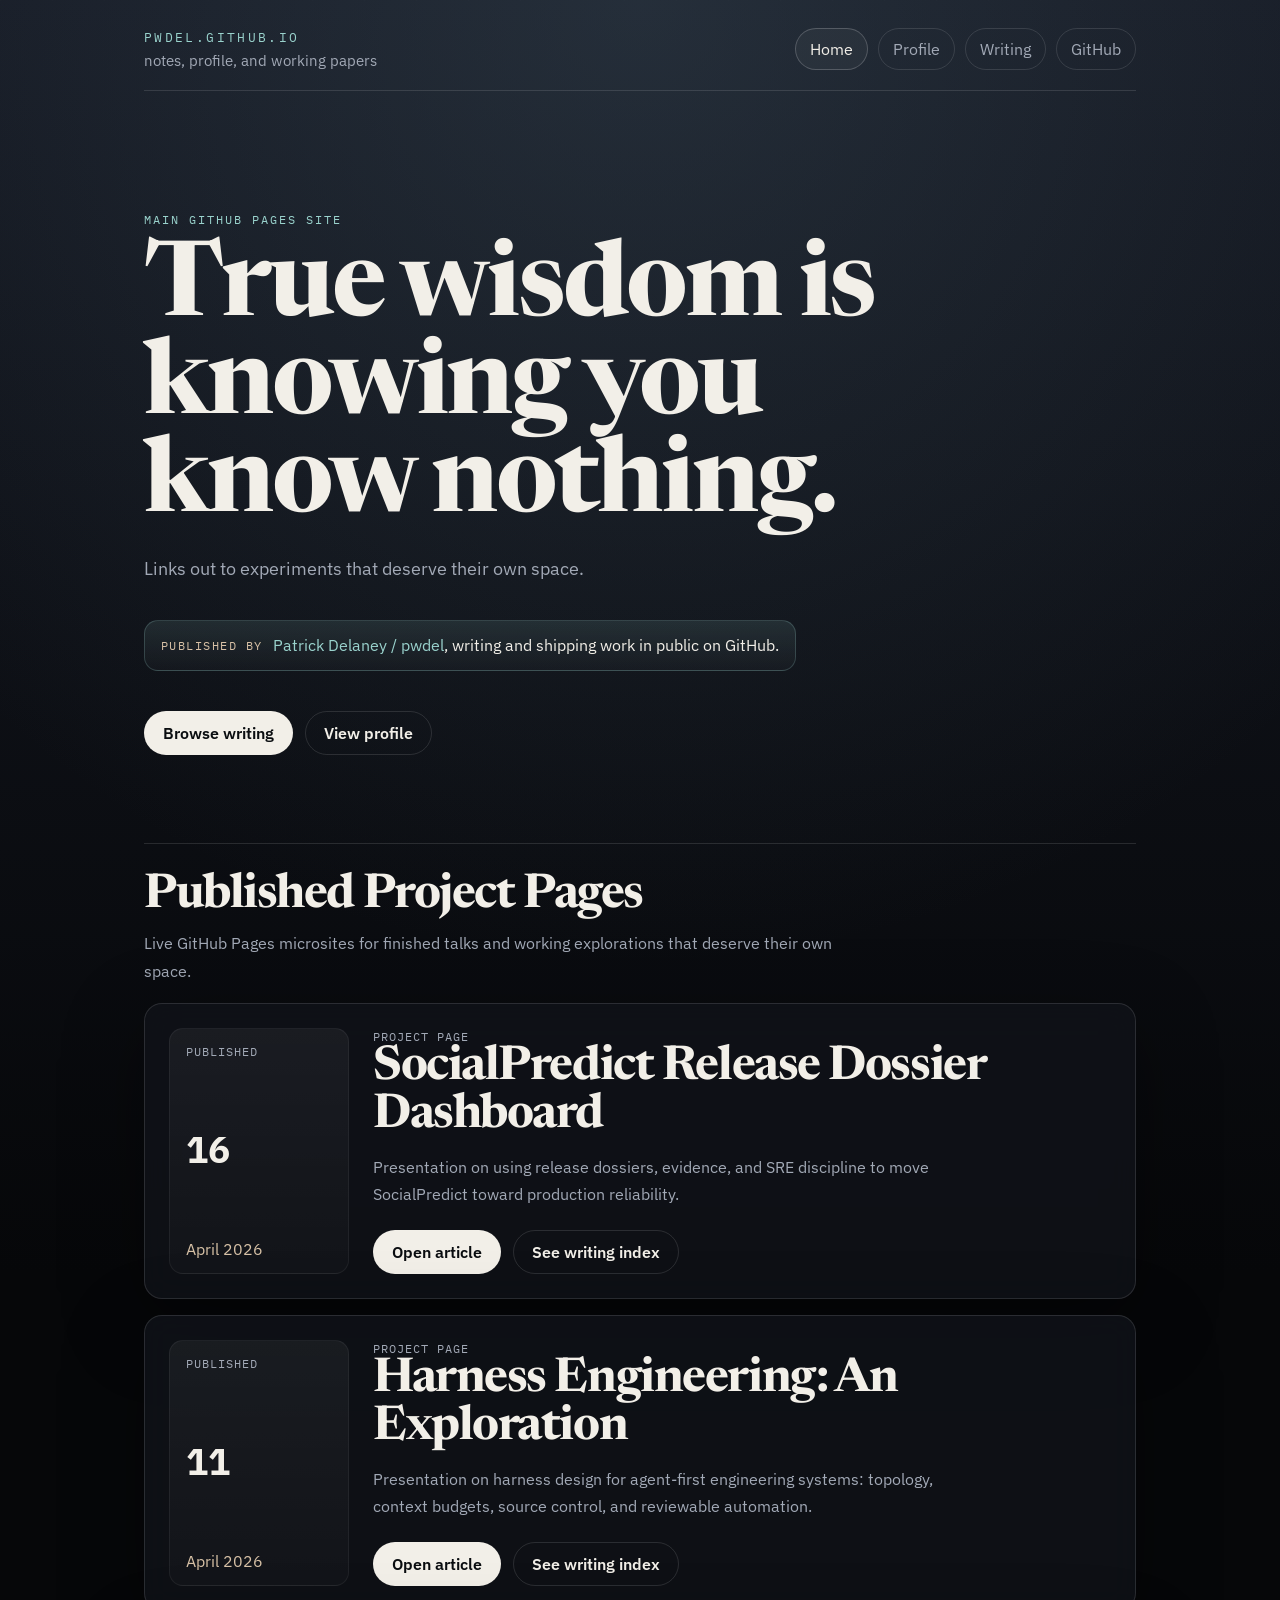
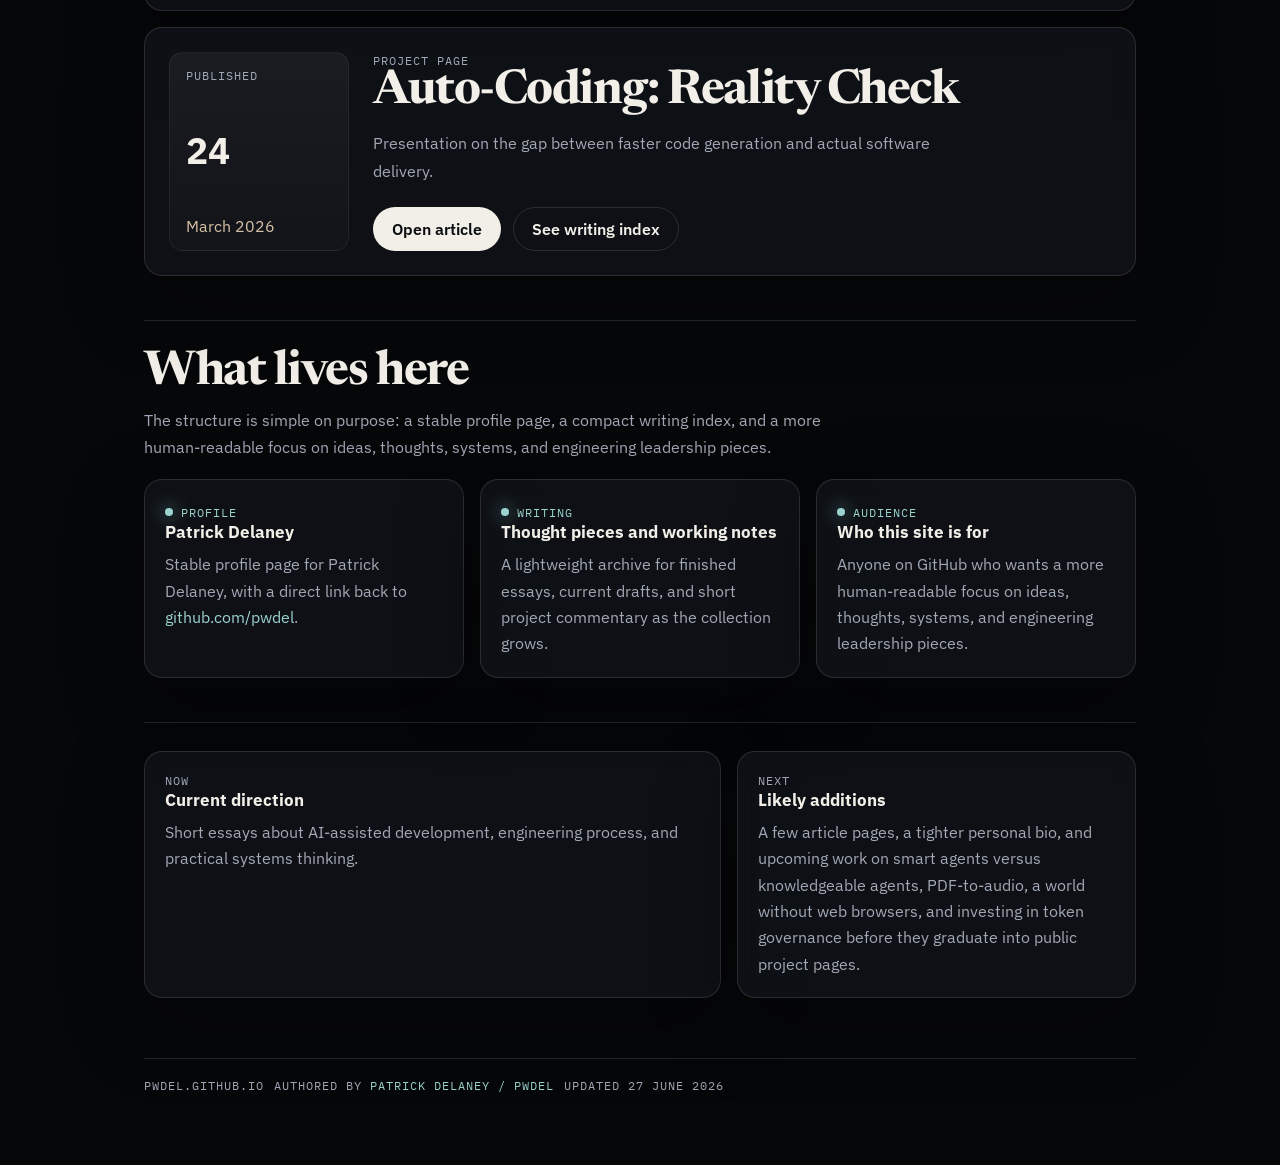
<file: index.html>
<!DOCTYPE html>
<html lang="en">
<head>
  <meta charset="UTF-8">
  <meta name="viewport" content="width=device-width, initial-scale=1.0">
  <meta name="description" content="pwdel: minimal notes on software, systems, and ideas in public.">
  <title>pwdel</title>
  <link rel="stylesheet" href="/assets/site.css">
</head>
<body>
  <div class="site-shell">
    <header class="site-header">
      <a class="brand" href="/">
        <span class="brand-mark">pwdel.github.io</span>
        <span class="brand-sub">notes, profile, and working papers</span>
      </a>
      <nav class="site-nav" aria-label="Primary">
        <a href="/" aria-current="page">Home</a>
        <a href="/profile/">Profile</a>
        <a href="/writing/">Writing</a>
        <a href="https://github.com/pwdel" rel="me">GitHub</a>
      </nav>
    </header>

    <main>
      <section class="hero">
        <p class="eyebrow">Main GitHub Pages Site</p>
        <h1>True wisdom is knowing you know nothing.</h1>
        <p class="hero-copy">
          Links out to experiments that deserve their own space.
        </p>
        <p class="hero-attribution">
          <span class="hero-attribution-label">Published by</span>
          <span><a class="text-link" href="https://github.com/pwdel" rel="me">Patrick Delaney / pwdel</a>, writing and shipping work in public on GitHub.</span>
        </p>
        <div class="hero-actions">
          <a class="button" href="/writing/">Browse writing</a>
          <a class="button ghost" href="/profile/">View profile</a>
        </div>
      </section>

      <section class="section">
        <div class="section-header">
          <h2 class="section-title">Published Project Pages</h2>
          <p class="section-copy">Live GitHub Pages microsites for finished talks and working explorations that deserve their own space.</p>
        </div>

        <div class="feature-list">
          <article class="feature-card">
            <div class="date-block">
              <span class="label">Published</span>
              <span class="day">16</span>
              <span class="month">April 2026</span>
            </div>
            <div>
              <div class="meta">Project page</div>
              <h3 class="feature-title">SocialPredict Release Dossier Dashboard</h3>
              <p class="feature-summary">
                Presentation on using release dossiers, evidence, and SRE discipline to move SocialPredict toward production reliability.
              </p>
              <div class="link-row">
                <a class="button" href="/socialpredict-release-dossier-dashboard/">Open article</a>
                <a class="button ghost" href="/writing/">See writing index</a>
              </div>
            </div>
          </article>

          <article class="feature-card">
            <div class="date-block">
              <span class="label">Published</span>
              <span class="day">11</span>
              <span class="month">April 2026</span>
            </div>
            <div>
              <div class="meta">Project page</div>
              <h3 class="feature-title">Harness Engineering: An Exploration</h3>
              <p class="feature-summary">
                Presentation on harness design for agent-first engineering systems: topology, context budgets, source control, and reviewable automation.
              </p>
              <div class="link-row">
                <a class="button" href="/harness-engineering-exploration/">Open article</a>
                <a class="button ghost" href="/writing/">See writing index</a>
              </div>
            </div>
          </article>

          <article class="feature-card">
            <div class="date-block">
              <span class="label">Published</span>
              <span class="day">24</span>
              <span class="month">March 2026</span>
            </div>
            <div>
              <div class="meta">Project page</div>
              <h3 class="feature-title">Auto-Coding: Reality Check</h3>
              <p class="feature-summary">
                Presentation on the gap between faster code generation and actual software delivery.
              </p>
              <div class="link-row">
                <a class="button" href="/auto-code-reality-check/">Open article</a>
                <a class="button ghost" href="/writing/">See writing index</a>
              </div>
            </div>
          </article>
        </div>
      </section>

      <section class="section">
        <div class="section-header">
          <h2 class="section-title">What lives here</h2>
          <p class="section-copy">The structure is simple on purpose: a stable profile page, a compact writing index, and a more human-readable focus on ideas, thoughts, systems, and engineering leadership pieces.</p>
        </div>
        <div class="card-grid">
          <article class="card">
            <div class="pill">Profile</div>
            <h3>Patrick Delaney</h3>
            <p>Stable profile page for Patrick Delaney, with a direct link back to <a class="text-link" href="https://github.com/pwdel">github.com/pwdel</a>.</p>
          </article>
          <article class="card">
            <div class="pill">Writing</div>
            <h3>Thought pieces and working notes</h3>
            <p>A lightweight archive for finished essays, current drafts, and short project commentary as the collection grows.</p>
          </article>
          <article class="card">
            <div class="pill">Audience</div>
            <h3>Who this site is for</h3>
            <p>Anyone on GitHub who wants a more human-readable focus on ideas, thoughts, systems, and engineering leadership pieces.</p>
          </article>
        </div>
      </section>

      <section class="section split">
        <article class="mini-card">
          <div class="meta">Now</div>
          <h3>Current direction</h3>
          <p>Short essays about AI-assisted development, engineering process, and practical systems thinking.</p>
        </article>
        <article class="mini-card">
          <div class="meta">Next</div>
          <h3>Likely additions</h3>
          <p>A few article pages, a tighter personal bio, and upcoming work on smart agents versus knowledgeable agents, PDF-to-audio, a world without web browsers, and investing in token governance before they graduate into public project pages.</p>
        </article>
      </section>
    </main>

    <footer class="footer">
      <div class="footer-note">
        <span>pwdel.github.io</span>
        <span>Authored by <a class="text-link" href="https://github.com/pwdel" rel="me">Patrick Delaney / pwdel</a></span>
        <span>Updated 27 June 2026</span>
      </div>
    </footer>
  </div>
</body>
</html>
</file>
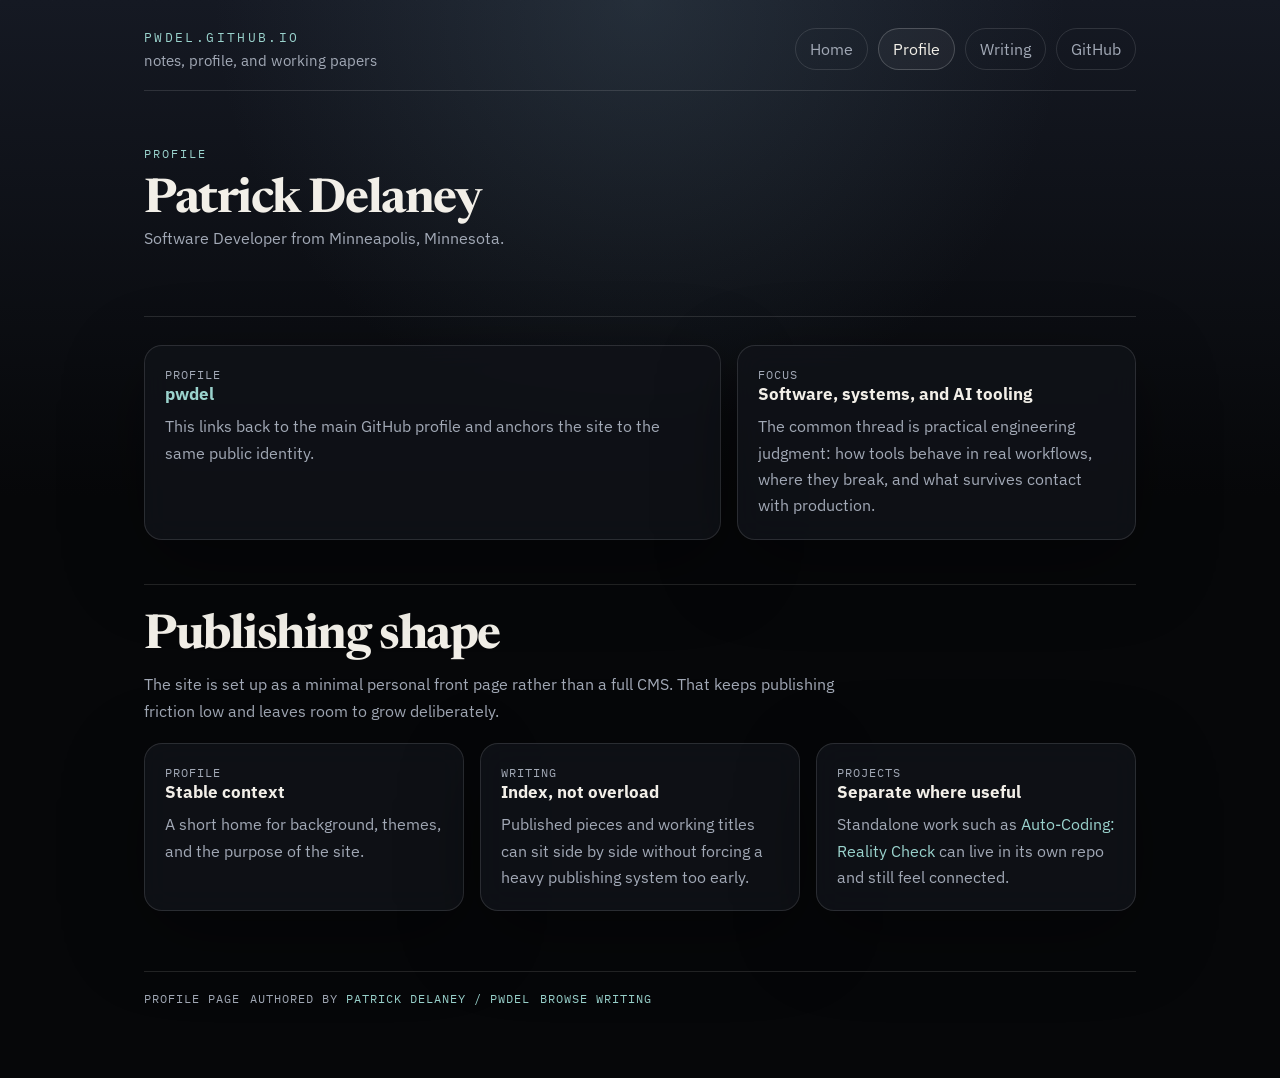
<file: profile/index.html>
<!DOCTYPE html>
<html lang="en">
<head>
  <meta charset="UTF-8">
  <meta name="viewport" content="width=device-width, initial-scale=1.0">
  <meta name="description" content="Profile page for pwdel.">
  <title>Profile / pwdel</title>
  <link rel="stylesheet" href="/assets/site.css">
</head>
<body>
  <div class="site-shell">
    <header class="site-header">
      <a class="brand" href="/">
        <span class="brand-mark">pwdel.github.io</span>
        <span class="brand-sub">notes, profile, and working papers</span>
      </a>
      <nav class="site-nav" aria-label="Primary">
        <a href="/">Home</a>
        <a href="/profile/" aria-current="page">Profile</a>
        <a href="/writing/">Writing</a>
        <a href="https://github.com/pwdel" rel="me">GitHub</a>
      </nav>
    </header>

    <main>
      <section class="page-hero">
        <p class="eyebrow">Profile</p>
        <h1 class="page-title">Patrick Delaney</h1>
        <p class="page-copy">Software Developer from Minneapolis, Minnesota.</p>
      </section>

      <section class="section split">
        <article class="mini-card">
          <div class="meta">Profile</div>
          <h3><a class="text-link" href="https://github.com/pwdel">pwdel</a></h3>
          <p>This links back to the main GitHub profile and anchors the site to the same public identity.</p>
        </article>
        <article class="mini-card">
          <div class="meta">Focus</div>
          <h3>Software, systems, and AI tooling</h3>
          <p>The common thread is practical engineering judgment: how tools behave in real workflows, where they break, and what survives contact with production.</p>
        </article>
      </section>

      <section class="section">
        <div class="section-header">
          <h2 class="section-title">Publishing shape</h2>
          <p class="section-copy">The site is set up as a minimal personal front page rather than a full CMS. That keeps publishing friction low and leaves room to grow deliberately.</p>
        </div>
        <div class="card-grid">
          <article class="card">
            <div class="meta">Profile</div>
            <h3>Stable context</h3>
            <p>A short home for background, themes, and the purpose of the site.</p>
          </article>
          <article class="card">
            <div class="meta">Writing</div>
            <h3>Index, not overload</h3>
            <p>Published pieces and working titles can sit side by side without forcing a heavy publishing system too early.</p>
          </article>
          <article class="card">
            <div class="meta">Projects</div>
            <h3>Separate where useful</h3>
            <p>Standalone work such as <a class="text-link" href="/auto-code-reality-check/">Auto-Coding: Reality Check</a> can live in its own repo and still feel connected.</p>
          </article>
        </div>
      </section>
    </main>

    <footer class="footer">
      <div class="footer-note">
        <span>Profile page</span>
        <span>Authored by <a class="text-link" href="https://github.com/pwdel" rel="me">Patrick Delaney / pwdel</a></span>
        <span><a class="text-link" href="/writing/">Browse writing</a></span>
      </div>
    </footer>
  </div>
</body>
</html>
</file>
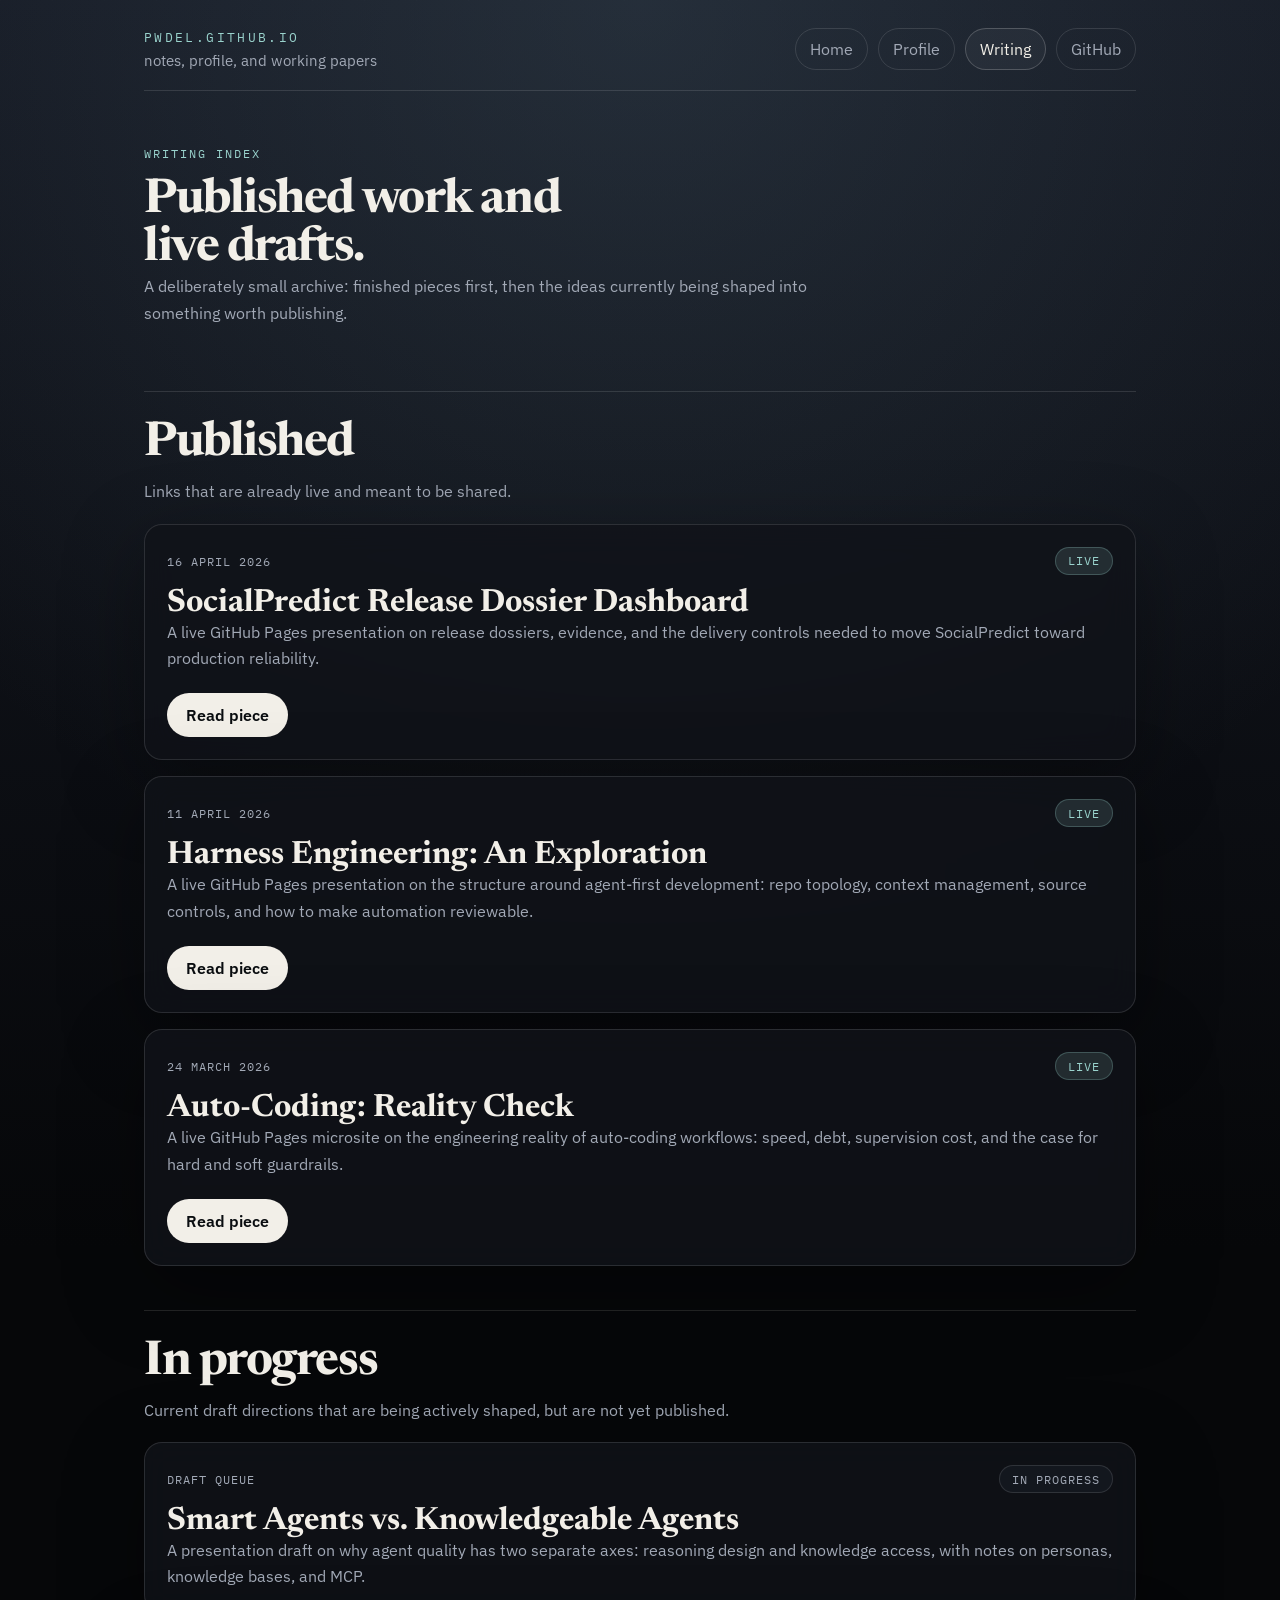
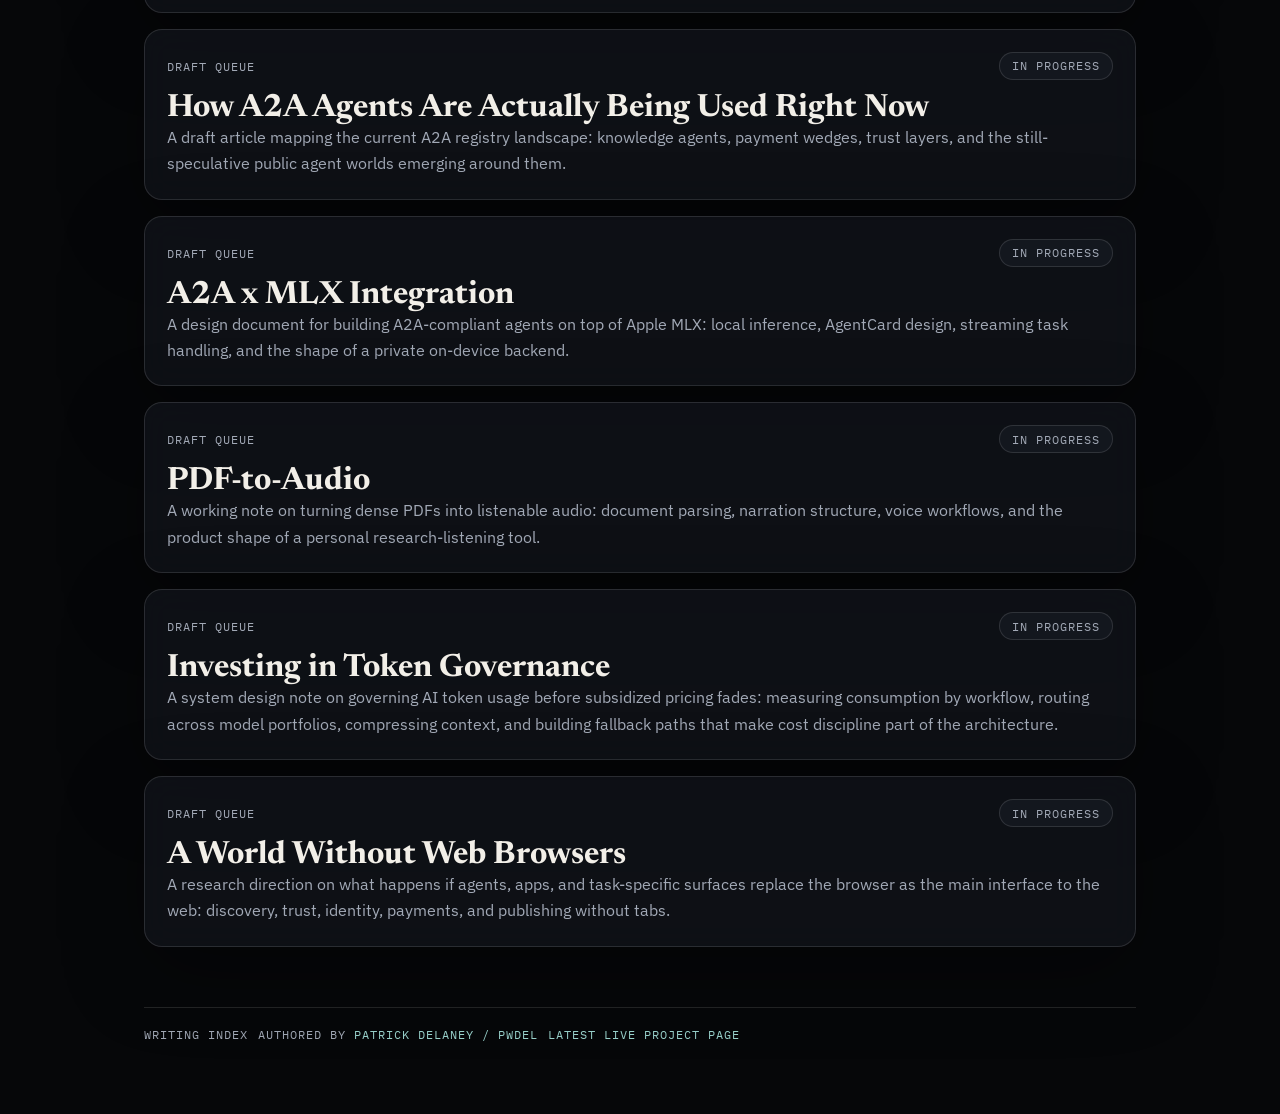
<file: writing/index.html>
<!DOCTYPE html>
<html lang="en">
<head>
  <meta charset="UTF-8">
  <meta name="viewport" content="width=device-width, initial-scale=1.0">
  <meta name="description" content="Writing index for pwdel.">
  <title>Writing / pwdel</title>
  <link rel="stylesheet" href="/assets/site.css">
</head>
<body>
  <div class="site-shell">
    <header class="site-header">
      <a class="brand" href="/">
        <span class="brand-mark">pwdel.github.io</span>
        <span class="brand-sub">notes, profile, and working papers</span>
      </a>
      <nav class="site-nav" aria-label="Primary">
        <a href="/">Home</a>
        <a href="/profile/">Profile</a>
        <a href="/writing/" aria-current="page">Writing</a>
        <a href="https://github.com/pwdel" rel="me">GitHub</a>
      </nav>
    </header>

    <main>
      <section class="page-hero">
        <p class="eyebrow">Writing Index</p>
        <h1 class="page-title">Published work and live drafts.</h1>
        <p class="page-copy">
          A deliberately small archive: finished pieces first, then the ideas currently being shaped into something worth publishing.
        </p>
      </section>

      <section class="section">
        <div class="section-header">
          <h2 class="section-title">Published</h2>
          <p class="section-copy">Links that are already live and meant to be shared.</p>
        </div>
        <div class="timeline">
          <article class="timeline-item">
            <div class="timeline-top">
              <div class="list-meta">16 April 2026</div>
              <span class="status-tag live">Live</span>
            </div>
            <h3>SocialPredict Release Dossier Dashboard</h3>
            <p>
              A live GitHub Pages presentation on release dossiers, evidence, and the delivery controls needed to move SocialPredict toward production reliability.
            </p>
            <div class="link-row">
              <a class="button" href="/socialpredict-release-dossier-dashboard/">Read piece</a>
            </div>
          </article>

          <article class="timeline-item">
            <div class="timeline-top">
              <div class="list-meta">11 April 2026</div>
              <span class="status-tag live">Live</span>
            </div>
            <h3>Harness Engineering: An Exploration</h3>
            <p>
              A live GitHub Pages presentation on the structure around agent-first development:
              repo topology, context management, source controls, and how to make automation reviewable.
            </p>
            <div class="link-row">
              <a class="button" href="/harness-engineering-exploration/">Read piece</a>
            </div>
          </article>

          <article class="timeline-item">
            <div class="timeline-top">
              <div class="list-meta">24 March 2026</div>
              <span class="status-tag live">Live</span>
            </div>
            <h3>Auto-Coding: Reality Check</h3>
            <p>
              A live GitHub Pages microsite on the engineering reality of auto-coding workflows:
              speed, debt, supervision cost, and the case for hard and soft guardrails.
            </p>
            <div class="link-row">
              <a class="button" href="/auto-code-reality-check/">Read piece</a>
            </div>
          </article>
        </div>
      </section>

      <section class="section">
        <div class="section-header">
          <h2 class="section-title">In progress</h2>
          <p class="section-copy">Current draft directions that are being actively shaped, but are not yet published.</p>
        </div>
        <div class="timeline">
          <article class="timeline-item">
            <div class="timeline-top">
              <div class="list-meta">Draft queue</div>
              <span class="status-tag">In progress</span>
            </div>
            <h3>Smart Agents vs. Knowledgeable Agents</h3>
            <p>A presentation draft on why agent quality has two separate axes: reasoning design and knowledge access, with notes on personas, knowledge bases, and MCP.</p>
          </article>
          <article class="timeline-item">
            <div class="timeline-top">
              <div class="list-meta">Draft queue</div>
              <span class="status-tag">In progress</span>
            </div>
            <h3>How A2A Agents Are Actually Being Used Right Now</h3>
            <p>A draft article mapping the current A2A registry landscape: knowledge agents, payment wedges, trust layers, and the still-speculative public agent worlds emerging around them.</p>
          </article>
          <article class="timeline-item">
            <div class="timeline-top">
              <div class="list-meta">Draft queue</div>
              <span class="status-tag">In progress</span>
            </div>
            <h3>A2A x MLX Integration</h3>
            <p>A design document for building A2A-compliant agents on top of Apple MLX: local inference, AgentCard design, streaming task handling, and the shape of a private on-device backend.</p>
          </article>
          <article class="timeline-item">
            <div class="timeline-top">
              <div class="list-meta">Draft queue</div>
              <span class="status-tag">In progress</span>
            </div>
            <h3>PDF-to-Audio</h3>
            <p>A working note on turning dense PDFs into listenable audio: document parsing, narration structure, voice workflows, and the product shape of a personal research-listening tool.</p>
          </article>
          <article class="timeline-item">
            <div class="timeline-top">
              <div class="list-meta">Draft queue</div>
              <span class="status-tag">In progress</span>
            </div>
            <h3>Investing in Token Governance</h3>
            <p>A system design note on governing AI token usage before subsidized pricing fades: measuring consumption by workflow, routing across model portfolios, compressing context, and building fallback paths that make cost discipline part of the architecture.</p>
          </article>
          <article class="timeline-item">
            <div class="timeline-top">
              <div class="list-meta">Draft queue</div>
              <span class="status-tag">In progress</span>
            </div>
            <h3>A World Without Web Browsers</h3>
            <p>A research direction on what happens if agents, apps, and task-specific surfaces replace the browser as the main interface to the web: discovery, trust, identity, payments, and publishing without tabs.</p>
          </article>
        </div>
      </section>
    </main>

    <footer class="footer">
      <div class="footer-note">
        <span>Writing index</span>
        <span>Authored by <a class="text-link" href="https://github.com/pwdel" rel="me">Patrick Delaney / pwdel</a></span>
        <span><a class="text-link" href="/harness-engineering-exploration/">Latest live project page</a></span>
      </div>
    </footer>
  </div>
</body>
</html>
</file>
<file: assets/site.css>
@import url('https://fonts.googleapis.com/css2?family=IBM+Plex+Mono:wght@400;500&family=IBM+Plex+Sans:wght@400;500;600;700&family=Newsreader:opsz,wght@6..72,500;6..72,700&display=swap');

:root {
  --bg: #060709;
  --bg-top: #151923;
  --panel: rgba(16, 19, 25, 0.82);
  --panel-strong: rgba(20, 24, 32, 0.92);
  --line: rgba(255, 255, 255, 0.12);
  --line-strong: rgba(255, 255, 255, 0.2);
  --text: #f2efe8;
  --muted: #a2a9b6;
  --accent: #9ad3cd;
  --accent-soft: rgba(154, 211, 205, 0.14);
  --warm: #d7c1a6;
  --shadow: 0 24px 80px rgba(0, 0, 0, 0.35);
  --radius: 18px;
  --content-width: 1040px;
}

* {
  box-sizing: border-box;
}

html {
  scroll-behavior: smooth;
}

body {
  margin: 0;
  min-height: 100vh;
  color: var(--text);
  font-family: 'IBM Plex Sans', sans-serif;
  background:
    radial-gradient(circle at top, rgba(74, 96, 111, 0.3), transparent 34%),
    linear-gradient(180deg, var(--bg-top) 0%, var(--bg) 46%);
}

body::before {
  content: "";
  position: fixed;
  inset: 0;
  pointer-events: none;
  opacity: 0.18;
  background-image:
    linear-gradient(rgba(255, 255, 255, 0.04) 1px, transparent 1px),
    linear-gradient(90deg, rgba(255, 255, 255, 0.04) 1px, transparent 1px);
  background-size: 52px 52px;
  mask-image: linear-gradient(180deg, rgba(0, 0, 0, 0.85), transparent 72%);
}

a {
  color: inherit;
}

.site-shell {
  position: relative;
  width: min(100%, var(--content-width));
  margin: 0 auto;
  padding: 28px 24px 72px;
}

.site-header {
  display: flex;
  align-items: center;
  justify-content: space-between;
  gap: 24px;
  padding-bottom: 20px;
}

.brand {
  display: inline-flex;
  flex-direction: column;
  gap: 4px;
  text-decoration: none;
}

.brand-mark {
  font-family: 'IBM Plex Mono', monospace;
  font-size: 0.82rem;
  letter-spacing: 0.18em;
  text-transform: uppercase;
  color: var(--accent);
}

.brand-sub {
  color: var(--muted);
  font-size: 0.95rem;
}

.site-nav {
  display: flex;
  flex-wrap: wrap;
  gap: 10px;
}

.site-nav a {
  border: 1px solid var(--line);
  border-radius: 999px;
  padding: 10px 14px;
  text-decoration: none;
  color: var(--muted);
  transition: 180ms ease;
}

.site-nav a:hover,
.site-nav a[aria-current="page"] {
  color: var(--text);
  border-color: var(--line-strong);
  background: rgba(255, 255, 255, 0.04);
}

.hero {
  padding: clamp(52px, 10vw, 120px) 0 44px;
  border-top: 1px solid var(--line);
}

.eyebrow {
  margin: 0 0 16px;
  font-family: 'IBM Plex Mono', monospace;
  font-size: 0.78rem;
  color: var(--accent);
  letter-spacing: 0.16em;
  text-transform: uppercase;
}

.hero h1,
.section-title,
.page-title,
.feature-title {
  margin: 0;
  font-family: 'Newsreader', serif;
  letter-spacing: -0.03em;
}

.hero h1 {
  max-width: 12ch;
  font-size: clamp(3.2rem, 9vw, 6.5rem);
  line-height: 0.94;
}

.hero-copy {
  max-width: 680px;
  margin-top: 18px;
  font-size: 1.1rem;
  line-height: 1.7;
  color: var(--muted);
}

.hero-attribution {
  display: inline-flex;
  flex-wrap: wrap;
  gap: 10px;
  align-items: center;
  max-width: 720px;
  margin-top: 18px;
  padding: 12px 16px;
  border: 1px solid rgba(154, 211, 205, 0.22);
  border-radius: 14px;
  background: linear-gradient(180deg, rgba(154, 211, 205, 0.12), rgba(255, 255, 255, 0.02));
  color: var(--text);
  line-height: 1.6;
}

.hero-attribution-label {
  font-family: 'IBM Plex Mono', monospace;
  font-size: 0.76rem;
  letter-spacing: 0.12em;
  text-transform: uppercase;
  color: var(--warm);
}

.hero-actions {
  display: flex;
  flex-wrap: wrap;
  gap: 12px;
  margin-top: 24px;
}

.button {
  display: inline-flex;
  align-items: center;
  justify-content: center;
  min-height: 44px;
  padding: 0 18px;
  border-radius: 999px;
  border: 1px solid transparent;
  background: var(--text);
  color: #0a0d10;
  font-weight: 600;
  text-decoration: none;
  transition: 180ms ease;
}

.button:hover {
  transform: translateY(-1px);
}

.button.ghost {
  color: var(--text);
  background: transparent;
  border-color: var(--line);
}

.button.ghost:hover {
  border-color: var(--line-strong);
}

.section {
  margin-top: 44px;
  padding-top: 28px;
  border-top: 1px solid var(--line);
}

.section-header {
  display: grid;
  gap: 10px;
  margin-bottom: 18px;
}

.section-title,
.page-title {
  font-size: clamp(2rem, 4vw, 3rem);
  line-height: 1;
}

.section-copy,
.page-copy,
.lede,
.list-copy {
  margin: 0;
  max-width: 700px;
  line-height: 1.7;
  color: var(--muted);
}

.feature-card,
.card,
.timeline-item,
.mini-card {
  border: 1px solid var(--line);
  border-radius: var(--radius);
  background: var(--panel);
  box-shadow: var(--shadow);
  backdrop-filter: blur(14px);
}

.feature-card {
  display: grid;
  grid-template-columns: minmax(0, 180px) minmax(0, 1fr);
  gap: 24px;
  padding: 24px;
}

.feature-list {
  display: grid;
  gap: 16px;
}

.date-block {
  display: flex;
  flex-direction: column;
  justify-content: space-between;
  gap: 14px;
  padding: 14px 16px;
  border-radius: 14px;
  background: linear-gradient(180deg, rgba(255, 255, 255, 0.05), rgba(255, 255, 255, 0.02));
  border: 1px solid rgba(255, 255, 255, 0.06);
}

.date-block .label,
.meta,
.list-meta,
.pill,
.footer-note {
  font-family: 'IBM Plex Mono', monospace;
  font-size: 0.78rem;
  letter-spacing: 0.08em;
  text-transform: uppercase;
}

.date-block .label,
.meta,
.list-meta,
.footer-note {
  color: var(--muted);
}

.date-block .day {
  font-size: 2.3rem;
  font-weight: 700;
  color: var(--text);
}

.date-block .month {
  color: var(--warm);
}

.feature-title {
  font-size: clamp(1.9rem, 4vw, 3rem);
  line-height: 1;
}

.feature-summary {
  margin: 14px 0 0;
  max-width: 60ch;
  line-height: 1.7;
  color: var(--muted);
}

.link-row {
  display: flex;
  flex-wrap: wrap;
  gap: 12px;
  margin-top: 22px;
}

.text-link {
  color: var(--accent);
  text-decoration: none;
}

.text-link:hover {
  text-decoration: underline;
}

.card-grid {
  display: grid;
  grid-template-columns: repeat(3, minmax(0, 1fr));
  gap: 16px;
}

.card,
.mini-card {
  padding: 20px;
}

.card h3,
.mini-card h3 {
  margin: 0 0 8px;
  font-size: 1.08rem;
}

.card p,
.mini-card p,
.timeline-item p {
  margin: 0;
  line-height: 1.65;
  color: var(--muted);
}

.pill {
  display: inline-flex;
  align-items: center;
  gap: 8px;
  color: var(--accent);
}

.pill::before {
  content: "";
  width: 8px;
  height: 8px;
  border-radius: 50%;
  background: currentColor;
  box-shadow: 0 0 18px currentColor;
}

.page-hero {
  padding: 54px 0 20px;
  border-top: 1px solid var(--line);
}

.page-title {
  max-width: 14ch;
}

.timeline {
  display: grid;
  gap: 16px;
}

.timeline-item {
  padding: 22px;
}

.timeline-top {
  display: flex;
  flex-wrap: wrap;
  align-items: center;
  justify-content: space-between;
  gap: 12px;
  margin-bottom: 12px;
}

.timeline-item h3 {
  margin: 0;
  font-family: 'Newsreader', serif;
  font-size: 2rem;
  line-height: 1;
}

.status-tag {
  display: inline-flex;
  align-items: center;
  gap: 8px;
  min-height: 28px;
  padding: 0 12px;
  border-radius: 999px;
  border: 1px solid var(--line);
  color: var(--muted);
  background: var(--panel-strong);
  font-family: 'IBM Plex Mono', monospace;
  font-size: 0.75rem;
  letter-spacing: 0.08em;
  text-transform: uppercase;
}

.status-tag.live {
  color: var(--accent);
  border-color: rgba(154, 211, 205, 0.25);
  background: var(--accent-soft);
}

.split {
  display: grid;
  grid-template-columns: minmax(0, 1.3fr) minmax(0, 0.9fr);
  gap: 16px;
}

.footer {
  margin-top: 60px;
  padding-top: 18px;
  border-top: 1px solid var(--line);
}

.footer-note {
  display: flex;
  flex-wrap: wrap;
  gap: 10px;
}

@media (max-width: 860px) {
  .site-header,
  .feature-card,
  .split {
    grid-template-columns: 1fr;
  }

  .site-header {
    display: grid;
  }

  .card-grid {
    grid-template-columns: 1fr;
  }
}

@media (max-width: 640px) {
  .site-shell {
    padding: 20px 16px 56px;
  }

  .hero {
    padding-top: 42px;
  }

  .hero h1 {
    max-width: 9ch;
  }

  .feature-card,
  .timeline-item,
  .card,
  .mini-card {
    padding: 18px;
  }

  .timeline-item h3 {
    font-size: 1.7rem;
  }
}
</file>
